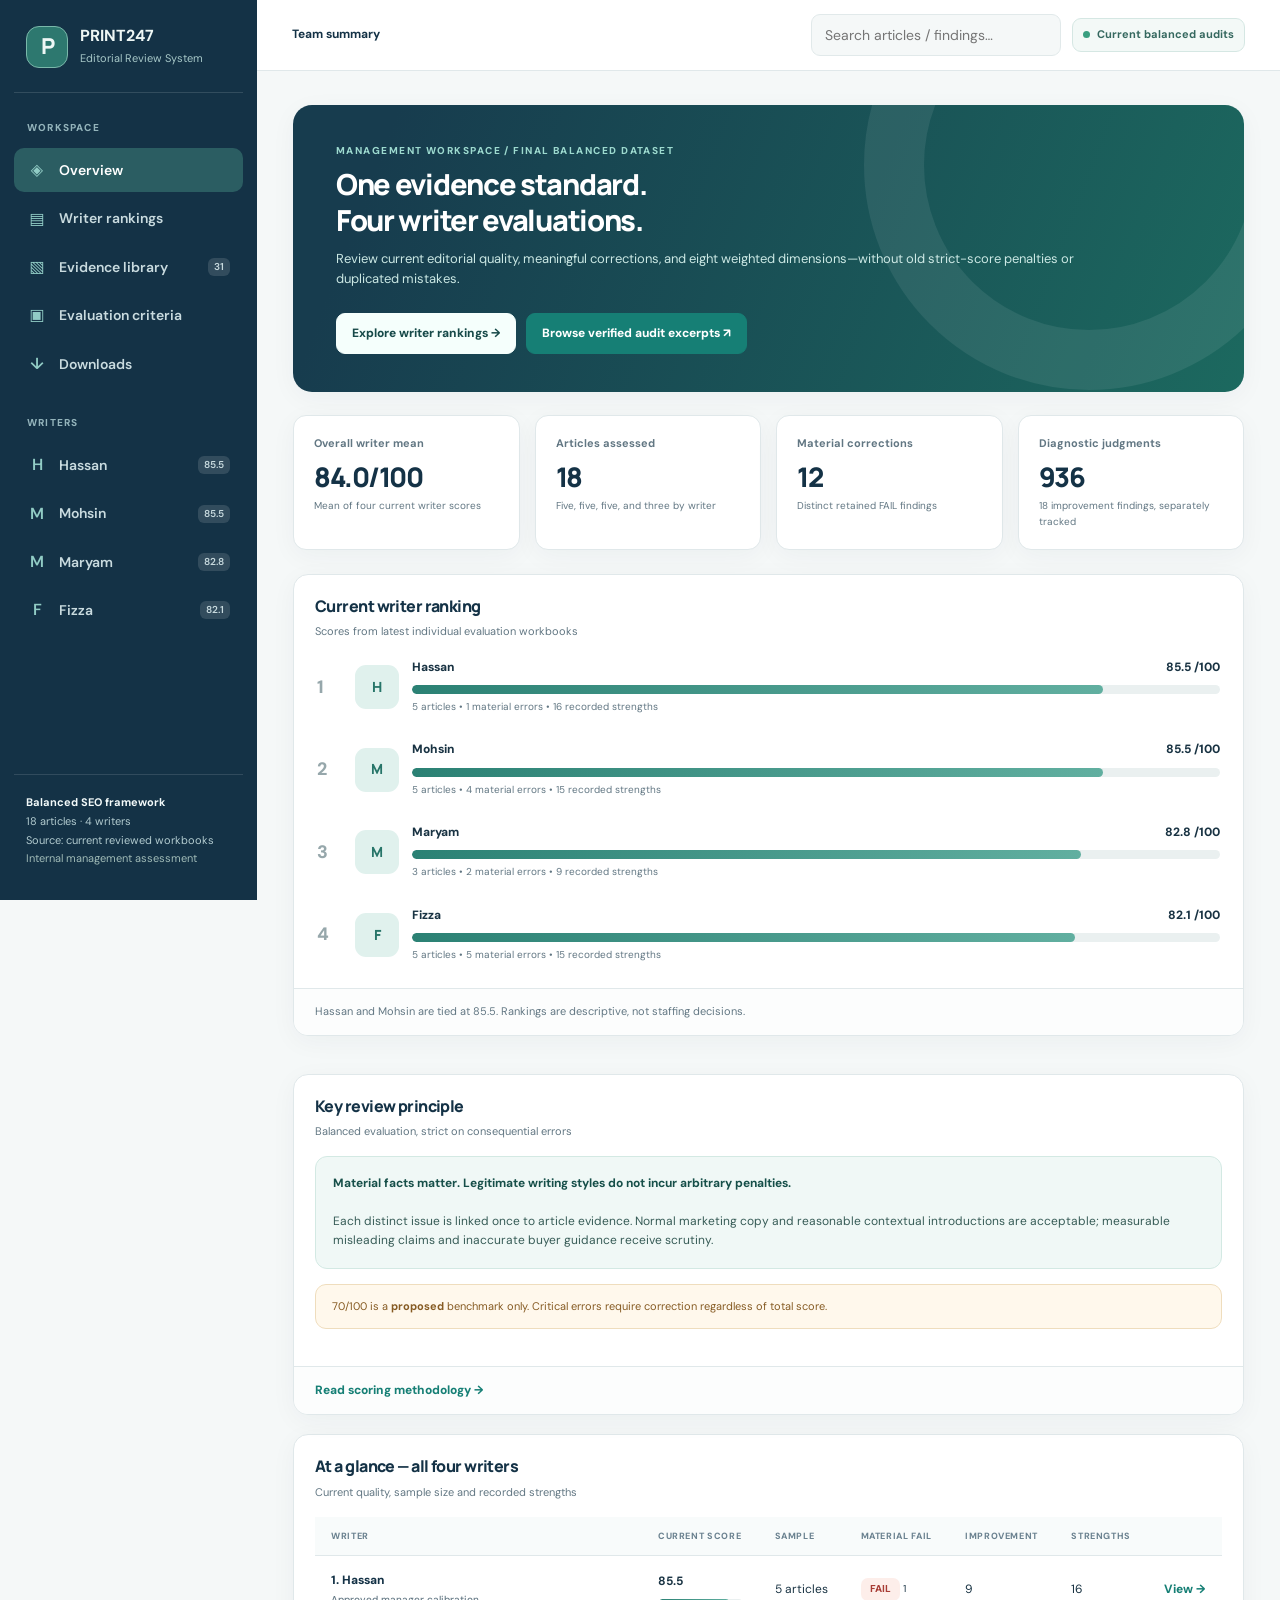
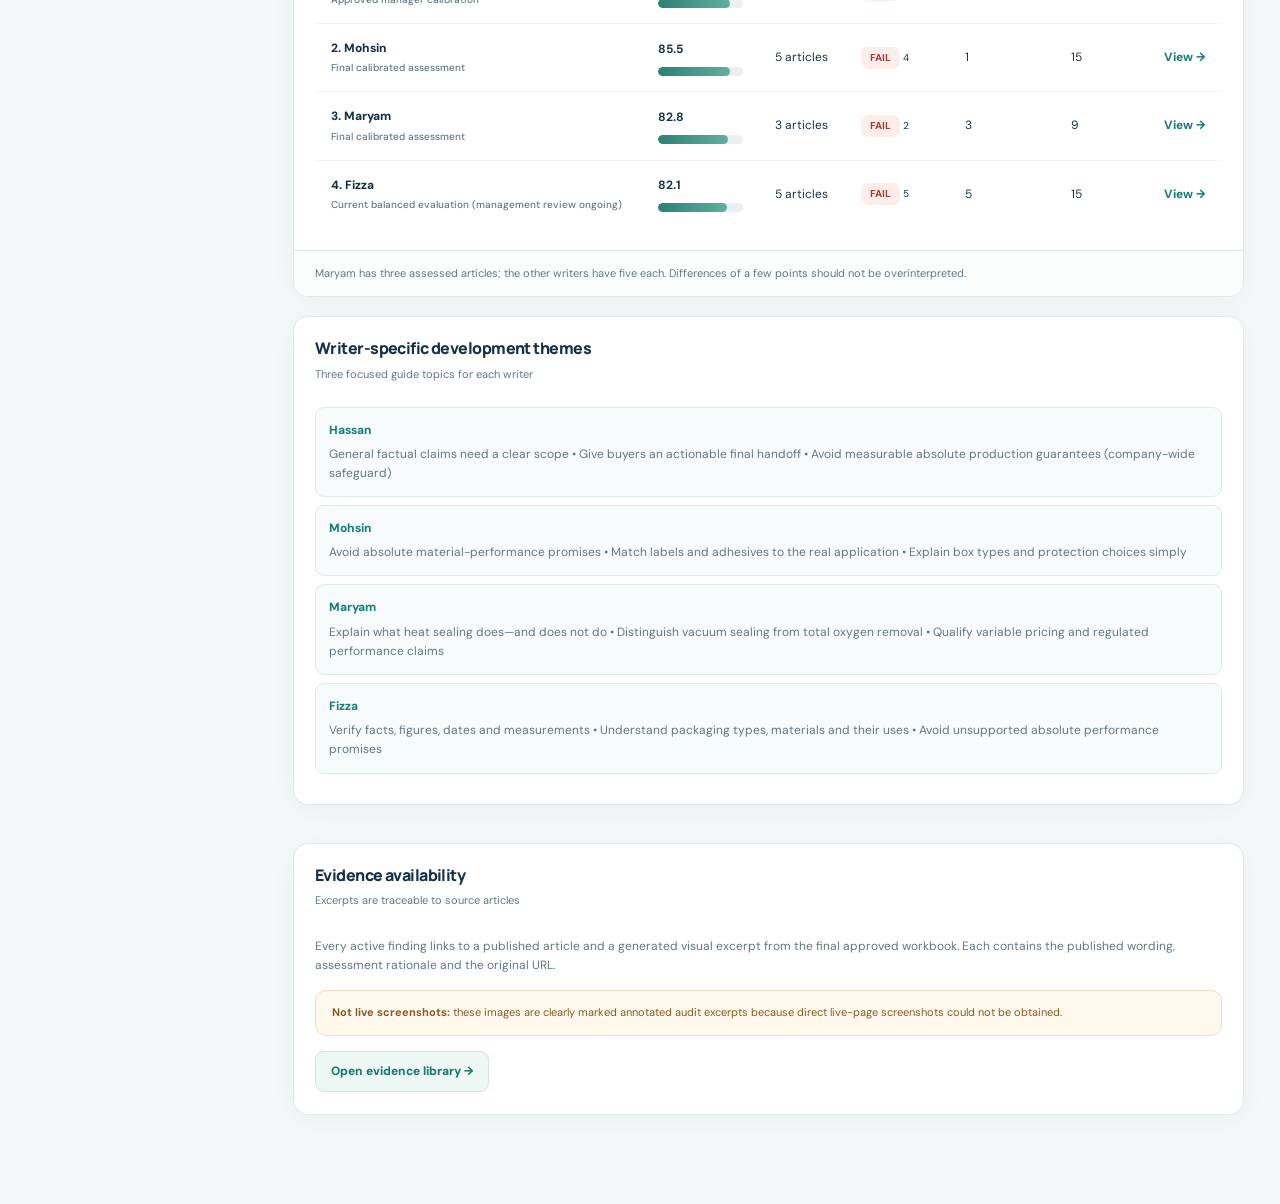
<file: index.html>
<!doctype html>
<html lang="en">
<head>
<meta charset="utf-8"><meta name="viewport" content="width=device-width,initial-scale=1">
<meta name="theme-color" content="#112d40"><meta name="robots" content="noindex,nofollow">
<meta name="description" content="Private management review of Print247 content quality, article evidence and approved scoring criteria.">
<title>Print247 — Balanced Editorial Review</title>
<link rel="icon" type="image/svg+xml" href="/assets/favicon.svg">
<link rel="stylesheet" href="/styles.css">
</head>
<body>
<div id="app"><div class="boot">Loading approved editorial evaluations…</div></div>
<script src="/data/approved.js"></script><script defer src="/app.js"></script>
</body>
</html>
</file>
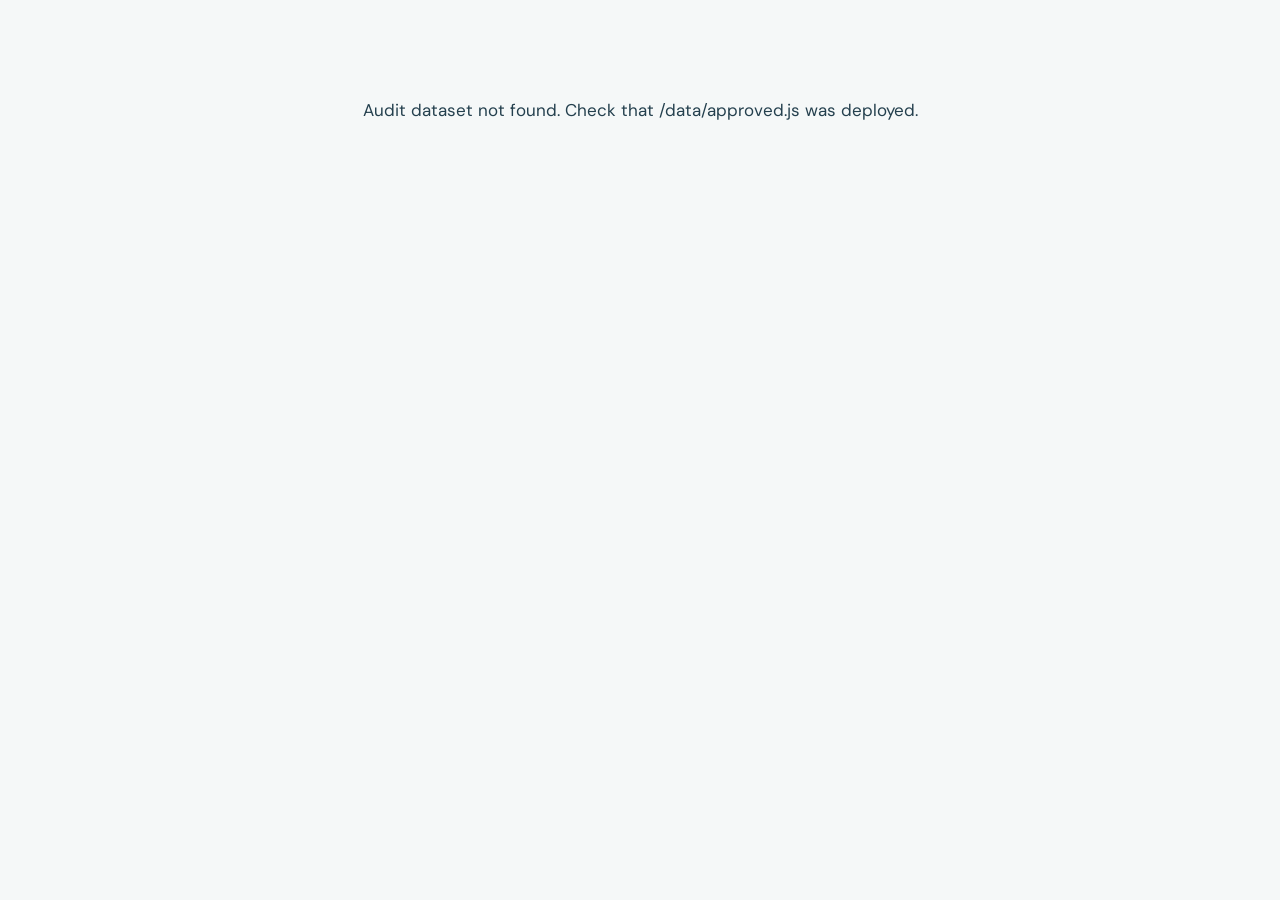
<file: New folder/index.html>
<!doctype html>
<html lang="en">
<head>
  <meta charset="utf-8">
  <meta name="viewport" content="width=device-width, initial-scale=1">
  <meta name="theme-color" content="#101b31">
  <meta name="description" content="Print247 content quality audit — consolidated, evidence-led editorial evaluation across four writers and 18 articles.">
  <title>Print247 — Editorial Quality Review</title>
  <link rel="icon" type="image/svg+xml" href="/assets/favicon.svg">
  <link rel="stylesheet" href="/styles.css">
</head>
<body>
  <div id="app"><div class="boot">Preparing the editorial review…</div></div>
  <div id="modal-root"></div>
  <script src="/data/audits.js"></script>
  <script defer src="/app.js"></script>
</body>
</html>
</file>
<file: styles.css>
@import url('https://fonts.googleapis.com/css2?family=DM+Sans:wght@400;500;600;700&family=Manrope:wght@400;500;600;700;800&display=swap');
:root{--navy:#143246;--deep:#102638;--teal:#167f75;--teal2:#a9d6d0;--aqua:#eaf6f3;--bg:#f5f8f8;--white:#fff;--border:#e0e8ea;--mute:#627783;--text:#193343;--good:#167d68;--goodbg:#eaf6ef;--warn:#a36616;--warnbg:#fff3e0;--bad:#a83c35;--badbg:#fdeeea;--soft:#eaf0f3;--shadow:0 6px 26px rgba(15,43,60,.042);font-synthesis:none}
*{box-sizing:border-box}html{scroll-behavior:smooth}body{margin:0;background:var(--bg);color:var(--text);font-family:'DM Sans',system-ui,-apple-system,'Segoe UI',sans-serif;font-size:14px;line-height:1.6}a{color:inherit;text-decoration:none}button,input,select{font:inherit}button{cursor:pointer}.app-shell{min-height:100vh;display:flex}.sidebar{width:257px;position:fixed;inset:0 auto 0 0;background:#143246;color:#eef7f5;display:flex;flex-direction:column;padding:26px 14px;overflow-y:auto;z-index:20}.brand{display:flex;gap:12px;align-items:center;padding:0 12px 24px;border-bottom:1px solid rgba(255,255,255,.13)}.brand-icon{display:grid;place-items:center;width:42px;height:42px;background:#2d786f;border:1px solid #7ab8aa;border-radius:13px;font-weight:900;font-family:Manrope,sans-serif;letter-spacing:-2px;font-size:22px}.brand strong{font-size:16px;display:block;line-height:1.2}.brand small{color:#a7c8c8;display:block;font-size:11px;margin-top:5px}.sidecap{color:#94b4bb;text-transform:uppercase;letter-spacing:.12em;font-size:10px;font-weight:800;padding:27px 13px 10px}.navitem{display:flex;align-items:center;gap:12px;padding:11px 13px;border-radius:10px;color:#c9dbdf;font-weight:600;cursor:pointer;margin:2px 0;transition:.15s}.navitem:hover{color:white;background:rgba(255,255,255,.085)}.navitem.active{color:#fff;background:#2b5d62}.navicon{font-size:16px;line-height:1;width:20px;text-align:center;color:#91ccc5}.nav-count{margin-left:auto;background:rgba(255,255,255,.13);border-radius:6px;font-size:10px;padding:1px 6px}.side-bottom{margin-top:auto;padding:18px 12px 6px;border-top:1px solid rgba(255,255,255,.12);color:#b2cbcf;font-size:11px;line-height:1.7}.side-bottom strong{color:#f3fafa}.mainpane{width:calc(100% - 257px);margin-left:257px;min-width:0}.topbar{height:71px;position:sticky;top:0;z-index:11;background:rgba(255,255,255,.96);backdrop-filter:blur(10px);border-bottom:1px solid var(--border);display:flex;align-items:center;gap:16px;justify-content:space-between;padding:0 35px}.breadcrumbs{font-size:12px;color:var(--mute)}.breadcrumbs a:hover{color:var(--teal)}.breadcrumbs b{color:var(--navy);font-weight:700}.top-actions{display:flex;align-items:center;gap:11px}.input-search{background:#f5f8f8;border:1px solid #e1e9ea;border-radius:9px;padding:9px 13px;width:250px;outline:none;color:var(--navy)}.input-search:focus,.select:focus{border-color:#72b8ad;box-shadow:0 0 0 3px rgba(22,127,117,.12)}.top-status{display:flex;align-items:center;gap:7px;border:1px solid #d5e7e3;color:#35685f;background:#f3f9f7;padding:7px 10px;border-radius:9px;font-size:11px;font-weight:700;white-space:nowrap}.dot{width:7px;height:7px;border-radius:50%;background:#3a9f80;display:inline-block}.hamburger{display:none;border:0;background:transparent;color:var(--navy);font-size:24px}.main{padding:34px 36px 70px;max-width:1580px;margin:auto}.hero{background:linear-gradient(111deg,#173c4e 10%,#1c695f 100%);border-radius:19px;color:#fff;padding:38px 43px;position:relative;overflow:hidden;margin-bottom:23px;box-shadow:var(--shadow)}.hero:after{content:'';position:absolute;width:330px;height:330px;right:-70px;top:-165px;border:60px solid rgba(255,255,255,.08);border-radius:50%;pointer-events:none}.eyebrow{display:block;font-size:10px;font-weight:800;letter-spacing:.145em;text-transform:uppercase;color:var(--teal);margin:0 0 7px}.hero .eyebrow{color:#9ddacf}.hero h1{font-size:29px;margin:0 0 10px;font-weight:800;font-family:Manrope,sans-serif;letter-spacing:-.045em;line-height:1.25;max-width:710px}.hero p{font-size:13px;color:#cbe8e4;margin:0;max-width:740px}.hero-cta{display:flex;gap:10px;margin-top:23px;flex-wrap:wrap}.btn{background:var(--teal);border:1px solid var(--teal);color:white;display:inline-flex;align-items:center;justify-content:center;gap:7px;border-radius:9px;padding:10px 15px;font-size:12px;font-weight:800;transition:.15s;white-space:nowrap}.btn:hover{filter:brightness(1.05);transform:translateY(-1px)}.btn.light{color:#174a49;background:#f5fffc;border-color:#f5fffc}.btn.outline{background:#fff;color:var(--navy);border-color:var(--border)}.btn.minor{font-size:11px;padding:7px 10px}.btn.soft{background:#edf7f4;border-color:#d2e6e1;color:#1a776b}.btn.dark{background:var(--navy);border-color:var(--navy)}.btn.sm{padding:8px 12px}.metrics{display:grid;grid-template-columns:repeat(4,1fr);gap:15px;margin-bottom:24px}.metric{background:white;border:1px solid var(--border);border-radius:13px;padding:19px 20px;box-shadow:var(--shadow)}.metric .k{color:var(--mute);font-weight:700;font-size:11px;display:flex;gap:7px;align-items:center}.metric .v{font-family:Manrope,sans-serif;font-weight:800;font-size:27px;letter-spacing:-.055em;line-height:1.25;margin-top:7px;color:var(--navy)}.metric .f{color:var(--mute);font-size:10px;margin-top:4px}.grid-two{display:grid;grid-template-columns:minmax(0,1.25fr) minmax(315px,1fr);gap:19px}.panel{background:#fff;border:1px solid var(--border);border-radius:15px;box-shadow:var(--shadow);margin-bottom:19px;overflow:hidden}.panel-head{display:flex;align-items:center;justify-content:space-between;gap:12px;padding:19px 21px 15px}.panel h2{font-family:Manrope,sans-serif;font-size:16px;letter-spacing:-.035em;margin:0;font-weight:800;color:var(--navy)}.panel-sub{color:var(--mute);font-size:11px;margin:4px 0 0}.panel-body{padding:0 21px 22px}.panel-foot{padding:14px 21px;border-top:1px solid var(--border);color:var(--mute);font-size:11px;background:#fcfdfd}.link{color:var(--teal);font-weight:800;font-size:12px}.link:hover{text-decoration:underline}.rank{display:flex;align-items:center;gap:13px;margin:0 0 20px;padding:2px}.rank:last-child{margin-bottom:0}.rank-num{color:#96a7ab;font-weight:800;font-size:18px;width:25px}.avatar{border-radius:11px;width:44px;height:44px;display:flex;justify-content:center;align-items:center;background:#e0f1ed;color:#277569;font-weight:900;font-family:Manrope,sans-serif}.rank-detail{flex:1;min-width:0}.rank-top{display:flex;justify-content:space-between;gap:9px;font-weight:800;font-size:12px}.rank-sub{color:var(--mute);font-size:10px;margin-top:5px}.track{height:9px;background:#eaf0f0;border-radius:99px;overflow:hidden;margin:8px 0 0}.track>div{height:100%;background:linear-gradient(90deg,#2b8174,#61afa0);border-radius:99px}.number{font-family:Manrope,sans-serif;font-weight:800;font-size:20px;color:var(--navy);letter-spacing:-.04em}.bigscore{font-family:Manrope,sans-serif;font-size:44px;letter-spacing:-.065em;font-weight:800;line-height:1;color:var(--navy)}.score-caption{font-size:11px;color:var(--mute);margin-top:9px}.badge{display:inline-flex;align-items:center;gap:5px;font-size:10px;font-weight:800;letter-spacing:.01em;padding:5px 9px;border-radius:7px;line-height:1.25}.badge.fail{background:var(--badbg);color:var(--bad)}.badge.improve{background:var(--warnbg);color:var(--warn)}.badge.pass{background:var(--goodbg);color:var(--good)}.badge.accept{background:#edf3f6;color:#466d79}.badge.na{background:#f0f2f2;color:#69767e}.badge.verify{background:#edf1f8;color:#586983}.writer-table{width:100%;border-collapse:collapse;text-align:left;font-size:12px}.writer-table th{background:#f8fbfb;color:#6b8290;text-transform:uppercase;font-size:9px;letter-spacing:.07em;padding:12px 16px;border-bottom:1px solid var(--border);font-weight:800}.writer-table td{padding:15px 16px;border-bottom:1px solid #eef2f3;vertical-align:middle}.writer-table tr:last-child td{border-bottom:0}.writer-table tr:hover td{background:#fbfdfd}.writer-table .name{font-weight:800;color:var(--navy)}.writer-table .sub{display:block;font-size:10px;color:var(--mute);font-weight:500;margin-top:2px}.dimlist{display:grid;grid-template-columns:repeat(2,minmax(0,1fr));gap:10px}.dimbox{padding:14px 15px;border:1px solid var(--border);border-radius:10px}.dimbox-top{display:flex;justify-content:space-between;gap:8px;font-size:11px;font-weight:800;margin-bottom:7px}.dimbox p{color:var(--mute);font-size:10px;margin:7px 0 0}.dimbox .track{height:6px}.filterbar{display:flex;gap:9px;align-items:center;flex-wrap:wrap;margin-bottom:14px}.select{border:1px solid var(--border);background:white;color:var(--navy);border-radius:8px;padding:10px 11px;font-size:12px;outline:0;max-width:100%}.filterbar .searchwide{border:1px solid var(--border);border-radius:8px;padding:10px 11px;min-width:240px;flex:1;outline:0;font-size:12px}.section-title{display:flex;align-items:center;justify-content:space-between;margin:28px 0 14px;gap:12px}.section-title h2{margin:0;font-family:Manrope,sans-serif;letter-spacing:-.04em;font-size:19px}.eyetag{font-weight:800;font-size:10px;color:var(--teal);letter-spacing:.1em;text-transform:uppercase}.pagehead{margin-bottom:23px}.pagehead h1{font-size:26px;font-family:Manrope,sans-serif;letter-spacing:-.05em;margin:5px 0 6px}.pagehead p{margin:0;color:var(--mute);font-size:12px;max-width:820px}.writer-top{display:grid;grid-template-columns:minmax(0,1fr) auto;gap:20px;align-items:center;margin-bottom:20px}.profile-title{display:flex;gap:16px;align-items:center}.profile-title .avatar{width:66px;height:66px;border-radius:15px;font-size:23px}.profile-title h1{font:800 28px/1.15 Manrope,sans-serif;margin:0 0 5px;letter-spacing:-.055em}.profile-title p{color:var(--mute);font-size:12px;margin:0}.profile-stat{text-align:right}.profile-stat .bigscore{font-size:39px}.tag-row{display:flex;gap:7px;flex-wrap:wrap}.pill{font-size:10px;background:#f1f7f7;border:1px solid #e0eded;border-radius:6px;padding:5px 9px;color:#41636c;font-weight:700}.article-list{display:grid;grid-template-columns:repeat(2,minmax(0,1fr));gap:14px}.articlecard{border:1px solid var(--border);border-radius:13px;padding:17px 19px;min-height:175px;background:#fff;display:flex;flex-direction:column}.articlecard .top{display:flex;align-items:center;justify-content:space-between;gap:9px}.articlecard .tiny{color:var(--mute);font-size:10px;font-weight:800;letter-spacing:.08em;text-transform:uppercase}.articlecard h3{color:var(--navy);font:800 14px/1.45 Manrope,sans-serif;margin:10px 0;letter-spacing:-.025em}.articlecard .bottom{margin-top:auto;display:flex;gap:8px;align-items:center;justify-content:space-between}.articlecard .st{font-size:10px;color:var(--mute)}.articlecard:hover{border-color:#94c9c1;box-shadow:0 8px 26px rgba(10,62,59,.07)}.notes{border-left:3px solid #71b3a8;padding:10px 13px;margin:8px 0;background:#f5fbf9;color:#4d656a;font-size:12px;border-radius:0 8px 8px 0}.issue{border:1px solid var(--border);border-radius:13px;margin-bottom:12px;overflow:hidden;background:#fff}.issue-head{padding:15px 17px;display:flex;gap:14px;justify-content:space-between;align-items:flex-start;border-bottom:1px solid #edf2f2}.issue-id{color:#66818a;font-size:10px;font-weight:800;margin-bottom:7px}.issue-title{font-family:Manrope,sans-serif;color:var(--navy);font-size:13px;font-weight:800;line-height:1.4}.issue-body{padding:16px 17px}.issue-body dl{display:grid;grid-template-columns:1fr 1fr;gap:15px;margin:0}.issue-body dt{font-size:10px;text-transform:uppercase;letter-spacing:.07em;color:#728792;font-weight:800;margin-bottom:6px}.issue-body dd{font-size:12px;margin:0;color:#435965;line-height:1.65}.issue-body .quote{background:#eff6f7;border-left:3px solid #7fb6b0;color:#143b4d;padding:12px;border-radius:0 8px 8px 0;font-weight:700;overflow-wrap:anywhere}.issue-actions{display:flex;gap:8px;align-items:center;flex-wrap:wrap;padding:0 17px 15px}.issues-grid{display:grid;grid-template-columns:1fr;gap:0}.issue-image{width:100%;border-radius:9px;border:1px solid var(--border);display:block;margin:12px 0 0;max-height:420px;object-fit:contain;background:#f8fafb}.article-hero{border:1px solid #dae8e6;border-radius:16px;background:#fff;padding:25px;margin-bottom:20px;display:flex;align-items:center;justify-content:space-between;gap:16px}.article-hero .suptitle{font-weight:800;font-size:10px;letter-spacing:.1em;color:var(--teal);text-transform:uppercase}.article-hero h1{font:800 23px/1.25 Manrope,sans-serif;letter-spacing:-.045em;margin:8px 0}.article-hero p{font-size:11px;color:var(--mute);margin:0}.article-hero .right{text-align:right;min-width:110px}.check-row{border-top:1px solid #eaf0f0;padding:12px 0;display:grid;grid-template-columns:54px 1fr 128px;align-items:start;gap:11px}.check-row h4{margin:0 0 5px;font-size:12px;color:var(--navy)}.check-row p{margin:0;color:#667a83;font-size:11px}.check-id{color:#8297a1;font-size:10px;font-weight:800;padding-top:2px}.details{border:1px solid var(--border);border-radius:10px;margin-bottom:8px;background:white}.details summary{list-style:none;cursor:pointer;display:flex;align-items:center;justify-content:space-between;padding:12px 15px;font-size:12px;font-weight:800}.details summary::-webkit-details-marker{display:none}.details[open] summary{border-bottom:1px solid var(--border)}.details .body{padding:14px 15px}.minorlabel{color:#71848e;text-transform:uppercase;letter-spacing:.07em;font-size:10px;font-weight:800;margin:11px 0 5px}.reason-text{font-size:12px;color:#415b68;white-space:pre-wrap;overflow-wrap:anywhere}.guide{display:grid;grid-template-columns:repeat(3,1fr);gap:13px}.guide-item{border:1px solid var(--border);border-radius:12px;background:white;padding:17px}.guide-item .num{color:#96bfb8;font:800 24px Manrope,sans-serif}.guide-item h3{font:800 13px/1.45 Manrope,sans-serif;margin:9px 0}.guide-item p{font-size:11px;color:#536a75;margin:0;white-space:pre-wrap}.quote-item{padding:13px;background:#f8fbfb;border:1px solid var(--border);border-radius:9px;margin:8px 0}.quote-item .quote-top{font-size:11px;font-weight:800;color:var(--navy)}.quote-item p{font-size:12px;color:var(--mute);margin:5px 0 0}.method-row{display:flex;align-items:center;justify-content:space-between;gap:15px;padding:12px 0;border-bottom:1px solid var(--border)}.method-row:last-child{border:0}.method-row .name{font-size:12px;font-weight:800}.method-row .w{font-weight:800;font-size:12px;color:var(--teal)}.legend-grid{display:grid;grid-template-columns:repeat(2,1fr);gap:10px}.legend-item{border:1px solid var(--border);border-radius:10px;padding:14px}.legend-item p{font-size:11px;color:#5d7381;margin:8px 0 0}.empty{padding:40px 16px;text-align:center;color:var(--mute);font-size:12px}.footnote{font-size:10px;color:#677c87;line-height:1.65}.scroll-x{overflow:auto}.evidence-thumb{width:100%;border-radius:10px;aspect-ratio:1.8;object-fit:cover;object-position:top;border:1px solid var(--border);background:#fff}.evidence-grid{display:grid;grid-template-columns:repeat(3,minmax(0,1fr));gap:14px}.evidence-card{background:white;border:1px solid var(--border);border-radius:13px;padding:12px;display:flex;flex-direction:column}.evidence-card h3{font:800 12px/1.35 Manrope,sans-serif;margin:10px 1px;color:var(--navy)}.evidence-card .meta{font-size:10px;color:var(--mute);margin-bottom:9px}.evidence-card .actions{display:flex;gap:8px;margin-top:auto}.lightbox{position:fixed;inset:0;background:rgba(11,33,48,.88);display:flex;align-items:center;justify-content:center;z-index:100;cursor:zoom-out;padding:30px}.lightbox img{display:block;max-width:98%;max-height:95%;border-radius:8px;object-fit:contain;background:white;box-shadow:0 22px 80px #07141a}.lightbox-close{position:fixed;top:18px;right:18px;color:#fff;border:1px solid rgba(255,255,255,.3);border-radius:8px;background:rgba(255,255,255,.1);padding:7px 14px;font-size:16px}.small-note{background:#fff8ec;border:1px solid #efddbd;border-radius:11px;padding:13px 16px;color:#865b23;font-size:11px;margin:15px 0}.big-note{background:#f0f8f6;border:1px solid #d3e9e3;border-radius:12px;padding:17px;color:#375c57;font-size:12px}.big-note strong{color:#164f49}.list{margin:7px 0;padding-left:19px}.list li{margin-bottom:6px}.boot{font-size:17px;color:#24404e;padding:5rem;text-align:center}.no-print{}@media(max-width:1290px){.grid-two{grid-template-columns:1fr}.evidence-grid{grid-template-columns:repeat(2,1fr)}}@media(max-width:1020px){.sidebar{width:216px}.mainpane{width:calc(100% - 216px);margin-left:216px}.topbar{padding:0 22px}.main{padding:25px 22px}.input-search{width:185px}.metrics{grid-template-columns:repeat(2,1fr)}}@media(max-width:770px){.sidebar{transform:translateX(-105%);transition:.2s;width:260px;box-shadow:0 0 45px #10273c36}.sidebar.open{transform:translateX(0)}.mainpane{margin-left:0;width:100%}.hamburger{display:block}.topbar{height:63px;padding:0 17px}.main{padding:20px 15px 45px}.input-search{width:155px}.top-status{display:none}.hero{padding:26px}.hero h1{font-size:23px}.metrics{gap:9px}.metric{padding:15px}.metric .v{font-size:22px}.writer-top{grid-template-columns:1fr}.profile-stat{text-align:left}.article-list,.dimlist,.guide{grid-template-columns:1fr}.evidence-grid{grid-template-columns:1fr 1fr}.issue-body dl{grid-template-columns:1fr}.article-hero{align-items:flex-start}.article-hero h1{font-size:19px}.check-row{grid-template-columns:45px 1fr;}.check-row .badge{grid-column:2;justify-self:start}.legend-grid{grid-template-columns:1fr}}@media(max-width:480px){.input-search{display:none}.metrics{grid-template-columns:repeat(2,1fr)}.evidence-grid{grid-template-columns:1fr}.article-hero{flex-direction:column}.article-hero .right{text-align:left}.brand strong{font-size:14px}}
</file>
